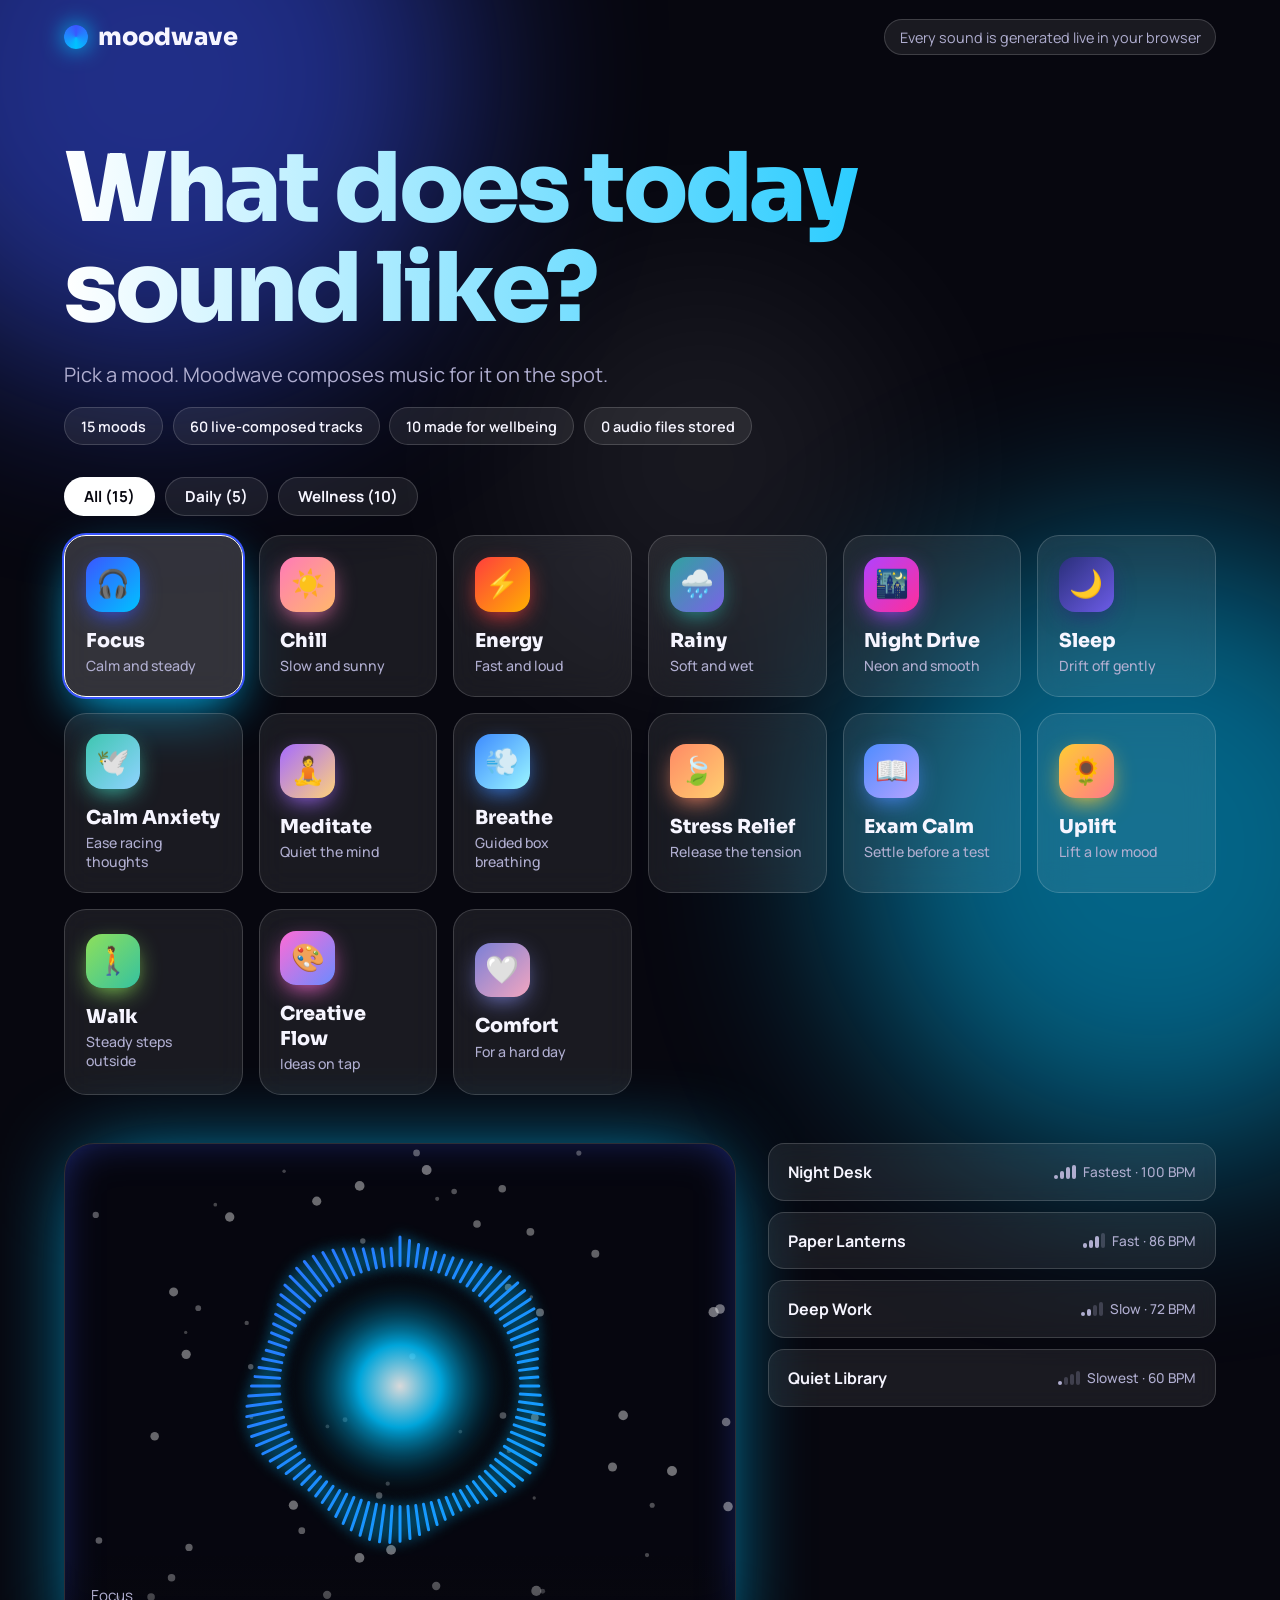
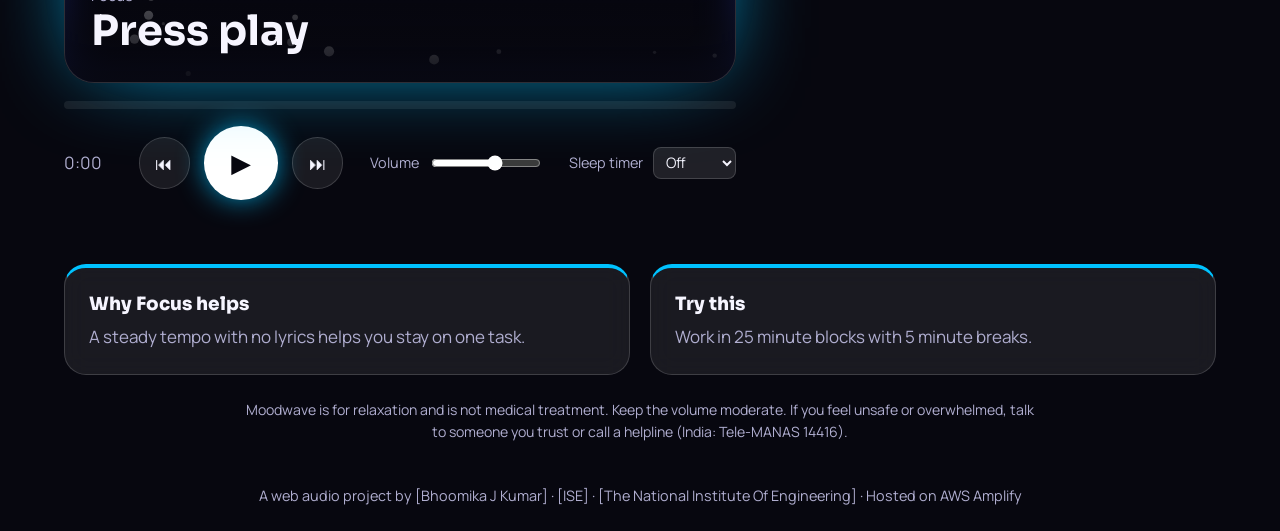
<file: index.html>
<!DOCTYPE html>
<html lang="en">
<head>
<meta charset="UTF-8">
<meta name="viewport" content="width=device-width, initial-scale=1.0">
<meta name="theme-color" content="#0a0a12">
<title>Moodwave | Music for every mood</title>
<link rel="preconnect" href="https://fonts.googleapis.com">
<link href="https://fonts.googleapis.com/css2?family=Sora:wght@600;800&family=Manrope:wght@400;500;700&display=swap" rel="stylesheet">
<link rel="stylesheet" href="css/style.css">
</head>
<body>
<div class="blobs" aria-hidden="true"><i></i><i></i><i></i></div>
<header class="top">
  <a class="brand" href="#top">moodwave</a>
  <span class="tag">Every sound is generated live in your browser</span>
</header>
<main>
<section class="hero">
  <h1>What does today sound like?</h1>
  <p>Pick a mood. Moodwave composes music for it on the spot.</p>
  <div class="chips"><span>15 moods</span><span>60 live-composed tracks</span><span>10 made for wellbeing</span><span>0 audio files stored</span></div>
  <div id="groups" class="groups" role="group" aria-label="Mood groups"></div>
  <div id="moods" class="moods" role="group" aria-label="Choose a mood"></div>
</section>

<section class="player">
  <div class="stage">
    <canvas id="viz" aria-label="Music visualizer"></canvas>
    <div class="now">
      <span id="nMood">Press play</span>
      <h2 id="nTrack">Choose a mood to begin</h2>
      <span id="nMeta"></span>
    </div>
  </div>
  <div class="bar"><div id="fill"></div></div>
  <div class="ctrl">
    <span id="tm">0:00</span>
    <div class="btns">
      <button id="prev" aria-label="Previous track" type="button">&#9198;</button>
      <button id="pp" class="big" aria-label="Play" type="button">&#9654;</button>
      <button id="next" aria-label="Next track" type="button">&#9197;</button>
    </div>
    <label class="vol">Volume <input id="vol" type="range" min="0" max="1" step="0.01" value="0.6"></label>
    <label class="vol">Sleep timer <select id="sleep"><option value="0">Off</option><option value="15">15 min</option><option value="30">30 min</option><option value="60">60 min</option></select></label>
  </div>
  <ol id="list" class="list"></ol>
</section>
<section id="help" class="help" aria-live="polite"></section>
<p class="note">Moodwave is for relaxation and is not medical treatment. Keep the volume moderate. If you feel unsafe or overwhelmed, talk to someone you trust or call a helpline (India: Tele-MANAS 14416).</p>
</main>
<footer>A web audio project by [Bhoomika J Kumar] · [ISE] · [The National Institute Of Engineering] · Hosted on AWS Amplify</footer>
<script src="js/script.js"></script>
</body>
</html>
</file>
<file: css/style.css>
@property --a{syntax:"<color>";inherits:true;initial-value:#3a56ff}
@property --b{syntax:"<color>";inherits:true;initial-value:#00c2ff}
:root{--a:#3a56ff;--b:#00c2ff;--ink:#f6f5ff;--mut:#b0aed0;--glass:rgba(255,255,255,.08);--edge:rgba(255,255,255,.16);transition:--a 1s,--b 1s}
*{box-sizing:border-box}
body{margin:0;min-height:100vh;font:17px/1.6 Manrope,system-ui,sans-serif;color:var(--ink);background:#07070f;overflow-x:hidden}
h1,h2{font-family:Sora,"Segoe UI",sans-serif;margin:0;line-height:1.05}
button,input{font-family:inherit}
a:focus-visible,button:focus-visible,input:focus-visible{outline:3px solid #fff;outline-offset:3px}
.blobs i{position:fixed;z-index:-1;width:48vmax;height:48vmax;border-radius:50%;filter:blur(100px);opacity:.5;pointer-events:none;animation:drift 16s ease-in-out infinite alternate}
.blobs i:nth-child(1){background:var(--a);top:-18vmax;left:-12vmax}
.blobs i:nth-child(2){background:var(--b);bottom:-20vmax;right:-14vmax;animation-delay:-6s}
.blobs i:nth-child(3){background:#fff;opacity:.08;top:30vh;left:40vw;width:30vmax;height:30vmax;animation-delay:-10s}
@keyframes drift{from{transform:translate(0,0) scale(1)}to{transform:translate(8vmax,6vmax) scale(1.2)}}
.top{display:flex;justify-content:space-between;align-items:center;gap:1rem;padding:1.2rem clamp(1rem,5vw,4rem)}
.brand{font:800 1.5rem Sora,sans-serif;color:var(--ink);text-decoration:none;display:flex;align-items:center;gap:.6rem}
.brand::before{content:"";width:1.5rem;height:1.5rem;border-radius:50%;background:conic-gradient(var(--a),var(--b),var(--a));box-shadow:0 0 22px var(--b)}
.tag{color:var(--mut);font-size:.9rem;border:1px solid var(--edge);background:var(--glass);padding:.35rem .9rem;border-radius:999px}
.hero{padding:clamp(2rem,6vw,4rem) clamp(1rem,5vw,4rem) 1rem;max-width:84rem}
.hero h1{font-size:clamp(2.8rem,7.5vw,6.4rem);font-weight:800;letter-spacing:-.035em;max-width:10em;background:linear-gradient(90deg,#fff,var(--b),var(--a),#fff);background-size:300% 100%;-webkit-background-clip:text;background-clip:text;color:transparent;animation:shine 9s linear infinite}
@keyframes shine{to{background-position:-300% 0}}
.hero p{color:var(--mut);font-size:1.25rem;margin:1.2rem 0 1rem}
.chips{display:flex;gap:.6rem;flex-wrap:wrap;margin-bottom:2rem}
.chips span{font-size:.9rem;font-weight:600;padding:.4rem 1rem;border-radius:999px;border:1px solid var(--edge);background:var(--glass)}
.moods{display:grid;grid-template-columns:repeat(auto-fit,minmax(160px,1fr));gap:1rem}
.moods button{text-align:left;padding:1.3rem;border-radius:22px;border:1px solid var(--edge);background:var(--glass);color:var(--ink);cursor:pointer;font:800 1.2rem Sora,sans-serif;backdrop-filter:blur(14px);transition:transform .25s,box-shadow .25s,background .25s}
.moods button em{display:grid;place-items:center;width:3.4rem;height:3.4rem;font-style:normal;font-size:1.7rem;border-radius:16px;margin-bottom:1rem;background:linear-gradient(135deg,var(--c1),var(--c2));box-shadow:0 8px 24px -6px var(--c1)}
.moods button small{display:block;font:500 .88rem Manrope,sans-serif;color:var(--mut);margin-top:.2rem}
.moods button:hover{transform:translateY(-6px) scale(1.02);box-shadow:0 18px 40px -14px var(--c1)}
.moods button[aria-pressed=true]{background:rgba(255,255,255,.18);border-color:#fff;box-shadow:0 0 0 2px var(--c1),0 18px 50px -12px var(--c2)}
.player{display:grid;grid-template-columns:1.5fr 1fr;grid-template-areas:"s l" "b l" "c l";gap:1.1rem 2rem;padding:2rem clamp(1rem,5vw,4rem) 4rem}
.stage{grid-area:s;position:relative;height:min(64vh,540px);border-radius:30px;border:1px solid var(--edge);background:rgba(7,7,15,.6);backdrop-filter:blur(10px);overflow:hidden;box-shadow:0 0 90px -25px var(--b),inset 0 0 60px -30px var(--a)}
canvas{position:absolute;inset:0;width:100%;height:100%}
.now{position:absolute;inset:auto 0 0 0;padding:1.6rem;background:linear-gradient(transparent,rgba(7,7,15,.9))}
.now span{color:var(--mut);font-size:.95rem}
.now h2{font-size:clamp(1.6rem,3.6vw,2.6rem);margin:.15rem 0}
.bar{grid-area:b;height:8px;border-radius:9px;background:var(--glass);overflow:hidden}
.bar div{height:100%;width:0;background:linear-gradient(90deg,var(--a),var(--b));box-shadow:0 0 14px var(--b)}
.ctrl{grid-area:c;display:flex;justify-content:space-between;align-items:center;gap:1rem;flex-wrap:wrap}
.ctrl>span{color:var(--mut);min-width:3rem;font-variant-numeric:tabular-nums}
.btns{display:flex;gap:.9rem;align-items:center}
.btns button{width:3.2rem;height:3.2rem;border-radius:50%;border:1px solid var(--edge);background:var(--glass);color:var(--ink);font-size:1.1rem;cursor:pointer}
.btns button:hover{background:rgba(255,255,255,.2)}
.btns .big{width:4.6rem;height:4.6rem;font-size:1.6rem;background:#fff;color:#07070f;border:0;box-shadow:0 0 30px -4px var(--b)}
.playing .big{animation:pulse 1.6s ease-in-out infinite}
@keyframes pulse{50%{box-shadow:0 0 50px 8px var(--b)}}
.vol{display:flex;align-items:center;gap:.6rem;color:var(--mut);font-size:.9rem}
.vol input{width:110px;accent-color:#fff}
.list{grid-area:l;list-style:none;margin:0;padding:0;display:grid;gap:.7rem;align-content:start}
.list button{width:100%;display:flex;align-items:center;gap:.8rem;padding:1.05rem 1.2rem;border-radius:16px;border:1px solid var(--edge);background:var(--glass);color:var(--ink);cursor:pointer;font:700 1rem Manrope,sans-serif;text-align:left;backdrop-filter:blur(10px);transition:transform .2s,background .2s}
.list button span{margin-left:auto;color:var(--mut);font-weight:500;font-size:.85rem}
.list button:hover{transform:translateX(5px);background:rgba(255,255,255,.14)}
.list .on button{background:linear-gradient(90deg,var(--a),var(--b));border-color:transparent;box-shadow:0 10px 30px -10px var(--b)}
.list .on button span{color:#fff}
u{display:inline-flex;align-items:flex-end;gap:2px;height:16px;text-decoration:none}
u i{width:3px;height:100%;background:#fff;border-radius:2px;animation:eq .7s ease-in-out infinite alternate;transform-origin:bottom}
u i:nth-child(2){animation-delay:.2s}u i:nth-child(3){animation-delay:.4s}
body:not(.playing) u i{animation-play-state:paused}
@keyframes eq{from{transform:scaleY(.25)}to{transform:scaleY(1)}}
footer{padding:1.5rem;text-align:center;color:var(--mut);font-size:.9rem}
.btn{display:inline-block;background:#fff;color:#07070f;padding:.8rem 1.6rem;border-radius:999px;font-weight:700;text-decoration:none}
.err{min-height:100vh;display:grid;place-items:center;text-align:center}
.err h1{font-size:8rem}
.err p{color:var(--mut);margin:.5rem 0 1.6rem}
@media(max-width:850px){.player{grid-template-columns:1fr;grid-template-areas:"s" "b" "c" "l"}.tag{display:none}}
@media(prefers-reduced-motion:reduce){:root{transition:none}.blobs i,.hero h1,.playing .big,u i{animation:none}.moods button,.list button{transition:none}}
.groups{display:flex;gap:.6rem;flex-wrap:wrap;margin:0 0 1.2rem}
.groups button{font:700 .95rem Manrope,sans-serif;color:var(--ink);background:var(--glass);border:1px solid var(--edge);padding:.5rem 1.2rem;border-radius:999px;cursor:pointer}
.groups button[aria-pressed=true]{background:#fff;color:#07070f}
.help{display:grid;grid-template-columns:1fr 1fr;gap:1.2rem;padding:0 clamp(1rem,5vw,4rem) 1.5rem}
.help div{border:1px solid var(--edge);background:var(--glass);backdrop-filter:blur(12px);border-radius:22px;padding:1.5rem;border-top:4px solid var(--b)}
.help h3{font:800 1.15rem Sora,sans-serif;margin:0 0 .5rem}
.help p{margin:0;color:var(--mut)}
.note{max-width:52rem;margin:0 auto;padding:0 1rem 1rem;text-align:center;color:var(--mut);font-size:.88rem}
select{background:rgba(255,255,255,.1);color:var(--ink);border:1px solid var(--edge);border-radius:8px;padding:.3rem .5rem;font:inherit}
select option{color:#07070f}
@media(max-width:850px){.help{grid-template-columns:1fr}}

/* tempo meter in the track list */
.list button span{display:inline-flex;align-items:center;gap:.4rem}
.list button span s{display:inline-flex;align-items:flex-end;gap:2px;height:.9rem;text-decoration:none}
.list button span s b{width:4px;border-radius:2px;background:currentColor;opacity:.25}
.list button span s b:nth-child(1){height:30%}.list button span s b:nth-child(2){height:55%}.list button span s b:nth-child(3){height:80%}.list button span s b:nth-child(4){height:100%}
.list button span s b.f{opacity:1}
</file>
